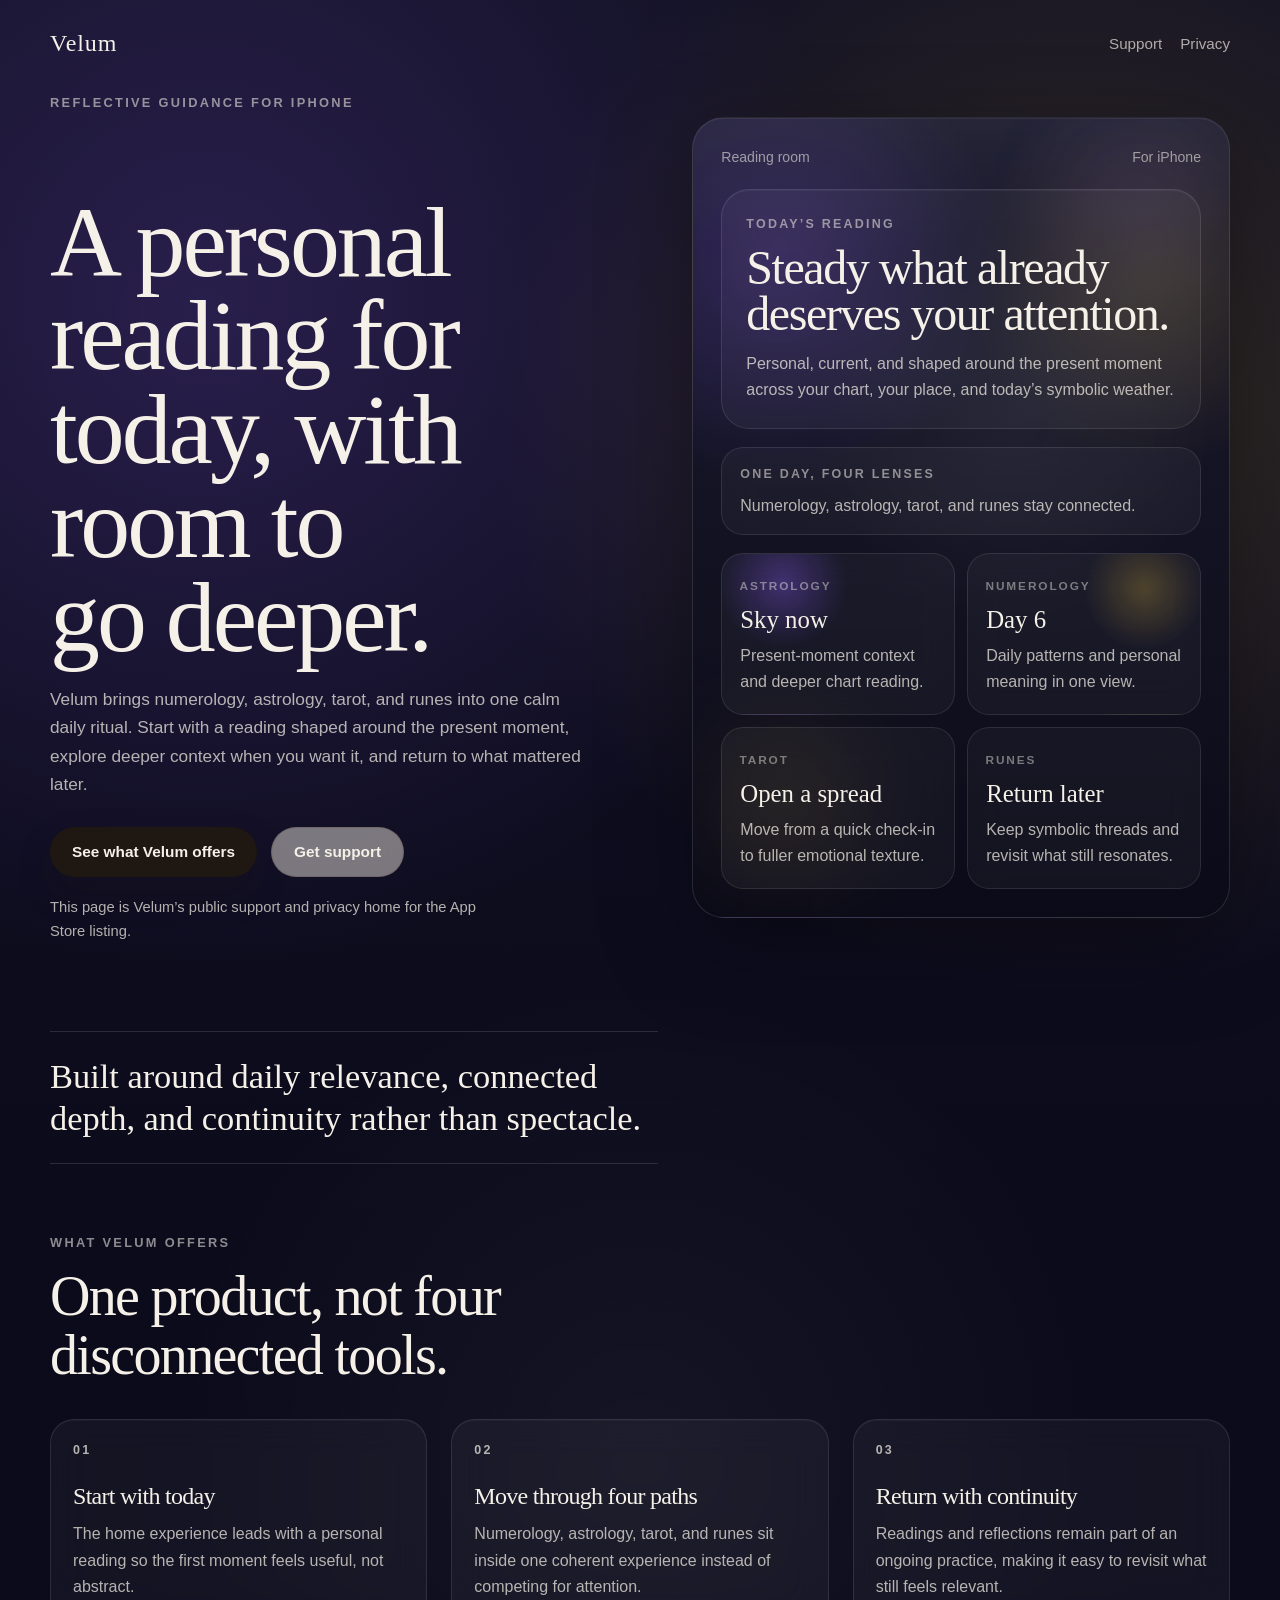
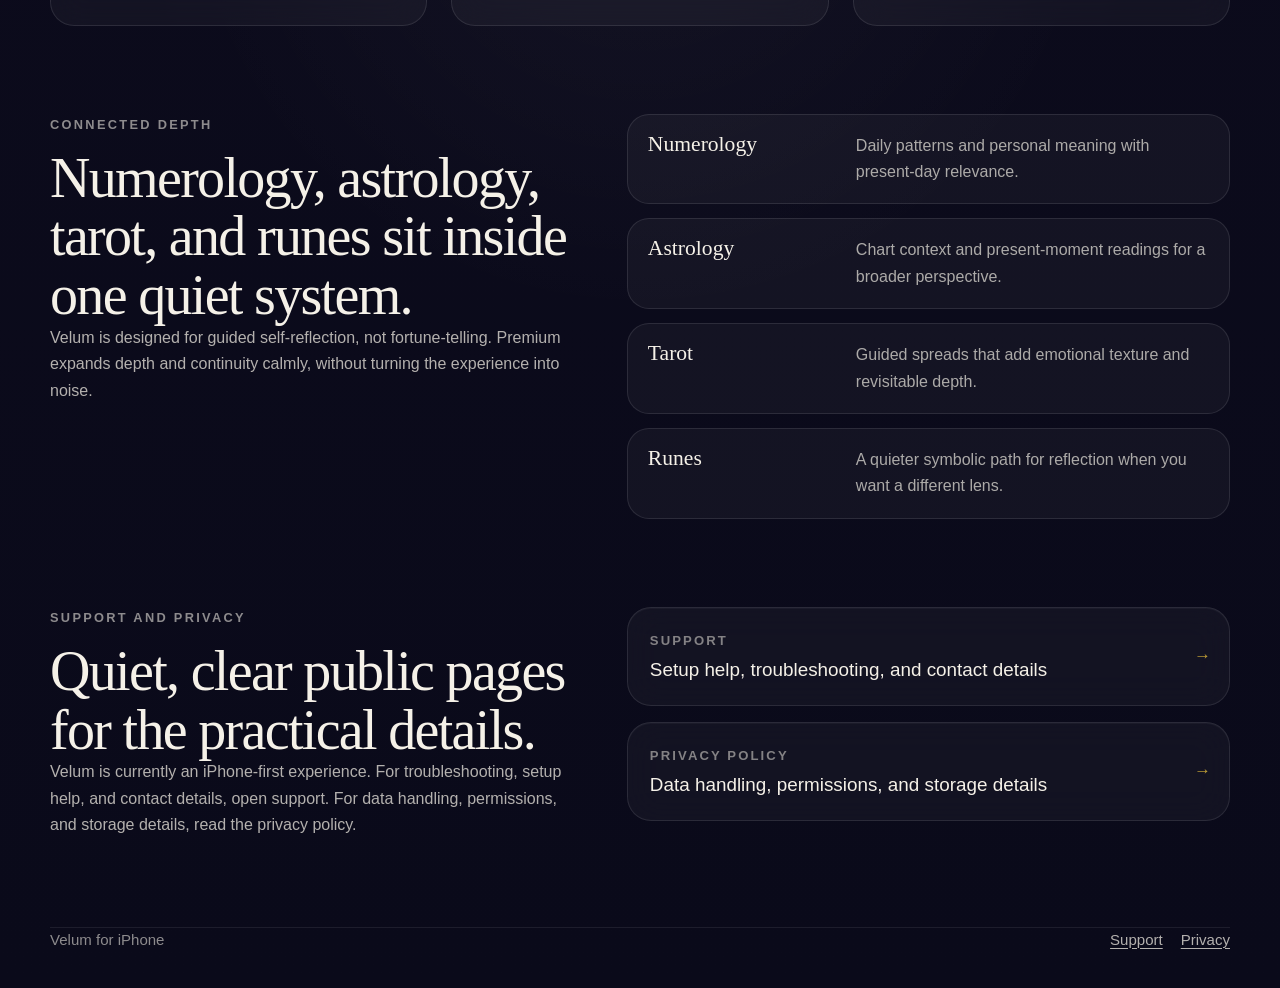
<file: index.html>
<!doctype html>
<html lang="en">
  <head>
    <meta charset="utf-8" />
    <meta name="viewport" content="width=device-width, initial-scale=1" />
    <title>Velum | Reflective guidance for iPhone</title>
    <meta
      name="description"
      content="Velum is a reflective guidance app for iPhone, bringing numerology, astrology, tarot, and runes into one calm daily ritual. Support and privacy pages are linked here."
    />
    <link rel="stylesheet" href="styles.css" />
  </head>
  <body class="landing-page">
    <header class="site-header">
      <a class="brandmark" href="./" aria-label="Velum home">Velum</a>
      <nav class="site-nav" aria-label="Primary">
        <a href="support/">Support</a>
        <a href="privacy/">Privacy</a>
      </nav>
    </header>

    <main>
      <section class="landing-hero">
        <div class="hero-copy">
          <p class="eyebrow">Reflective guidance for iPhone</p>
          <h1>A personal reading for today, with room to go deeper.</h1>
          <p class="hero-lede">
            Velum brings numerology, astrology, tarot, and runes into one calm
            daily ritual. Start with a reading shaped around the present
            moment, explore deeper context when you want it, and return to what
            mattered later.
          </p>
          <div class="hero-actions">
            <a class="button button--primary" href="#story"
              >See what Velum offers</a
            >
            <a class="button button--secondary" href="support/"
              >Get support</a
            >
          </div>
          <p class="hero-caption">
            This page is Velum&rsquo;s public support and privacy home for the
            App Store listing.
          </p>
        </div>

        <div class="hero-art" aria-hidden="true">
          <div class="hero-panel">
            <div class="hero-panel-head">
              <p class="hero-panel-room">Reading room</p>
              <p class="hero-panel-day">For iPhone</p>
            </div>
            <div class="hero-reading-card">
              <p class="hero-reading-kicker">Today&rsquo;s reading</p>
              <h2>Steady what already deserves your attention.</h2>
              <p class="hero-reading-body">
                Personal, current, and shaped around the present moment across
                your chart, your place, and today&rsquo;s symbolic weather.
              </p>
            </div>
            <div class="hero-path-band">
              <p class="hero-path-kicker">One day, four lenses</p>
              <p class="hero-path-title">
                Numerology, astrology, tarot, and runes stay connected.
              </p>
            </div>
            <div class="hero-path-grid">
              <article class="hero-path-card hero-path-card--violet">
                <span>Astrology</span>
                <strong>Sky now</strong>
                <p>Present-moment context and deeper chart reading.</p>
              </article>
              <article class="hero-path-card hero-path-card--gold">
                <span>Numerology</span>
                <strong>Day 6</strong>
                <p>Daily patterns and personal meaning in one view.</p>
              </article>
              <article class="hero-path-card hero-path-card--glass">
                <span>Tarot</span>
                <strong>Open a spread</strong>
                <p>Move from a quick check-in to fuller emotional texture.</p>
              </article>
              <article class="hero-path-card hero-path-card--glass">
                <span>Runes</span>
                <strong>Return later</strong>
                <p>Keep symbolic threads and revisit what still resonates.</p>
              </article>
            </div>
            <div class="hero-panel-orb hero-panel-orb--violet"></div>
            <div class="hero-panel-orb hero-panel-orb--gold"></div>
          </div>
        </div>
      </section>

      <section class="section section--intro">
        <p class="section-kicker">
          Built around daily relevance, connected depth, and continuity rather
          than spectacle.
        </p>
      </section>

      <section class="section section--story" id="story">
        <div class="section-heading">
          <p class="eyebrow">What Velum offers</p>
          <h2>One product, not four disconnected tools.</h2>
        </div>
        <div class="story-grid">
          <article class="story-step">
            <p class="story-number">01</p>
            <h3>Start with today</h3>
            <p>
              The home experience leads with a personal reading so the first
              moment feels useful, not abstract.
            </p>
          </article>
          <article class="story-step">
            <p class="story-number">02</p>
            <h3>Move through four paths</h3>
            <p>
              Numerology, astrology, tarot, and runes sit inside one coherent
              experience instead of competing for attention.
            </p>
          </article>
          <article class="story-step">
            <p class="story-number">03</p>
            <h3>Return with continuity</h3>
            <p>
              Readings and reflections remain part of an ongoing practice,
              making it easy to revisit what still feels relevant.
            </p>
          </article>
        </div>
      </section>

      <section class="section section--paths">
        <div class="paths-copy">
          <p class="eyebrow">Connected depth</p>
          <h2>
            Numerology, astrology, tarot, and runes sit inside one quiet
            system.
          </h2>
          <p>
            Velum is designed for guided self-reflection, not fortune-telling.
            Premium expands depth and continuity calmly, without turning the
            experience into noise.
          </p>
        </div>
        <ul class="path-list">
          <li>
            <span class="path-name">Numerology</span>
            <span class="path-note"
              >Daily patterns and personal meaning with present-day
              relevance.</span
            >
          </li>
          <li>
            <span class="path-name">Astrology</span>
            <span class="path-note"
              >Chart context and present-moment readings for a broader
              perspective.</span
            >
          </li>
          <li>
            <span class="path-name">Tarot</span>
            <span class="path-note"
              >Guided spreads that add emotional texture and revisitable
              depth.</span
            >
          </li>
          <li>
            <span class="path-name">Runes</span>
            <span class="path-note"
              >A quieter symbolic path for reflection when you want a different
              lens.</span
            >
          </li>
        </ul>
      </section>

      <section class="section section--support">
        <div class="support-copy">
          <p class="eyebrow">Support and privacy</p>
          <h2>Quiet, clear public pages for the practical details.</h2>
          <p>
            Velum is currently an iPhone-first experience. For troubleshooting,
            setup help, and contact details, open support. For data handling,
            permissions, and storage details, read the privacy policy.
          </p>
        </div>
        <div class="support-links">
          <a class="support-link" href="support/">
            <span class="support-link-label">Support</span>
            <strong>Setup help, troubleshooting, and contact details</strong>
          </a>
          <a class="support-link" href="privacy/">
            <span class="support-link-label">Privacy policy</span>
            <strong>Data handling, permissions, and storage details</strong>
          </a>
        </div>
      </section>
    </main>

    <footer class="site-footer">
      <p>Velum for iPhone</p>
      <div class="site-footer-links">
        <a href="support/">Support</a>
        <a href="privacy/">Privacy</a>
      </div>
    </footer>
  </body>
</html>
</file>
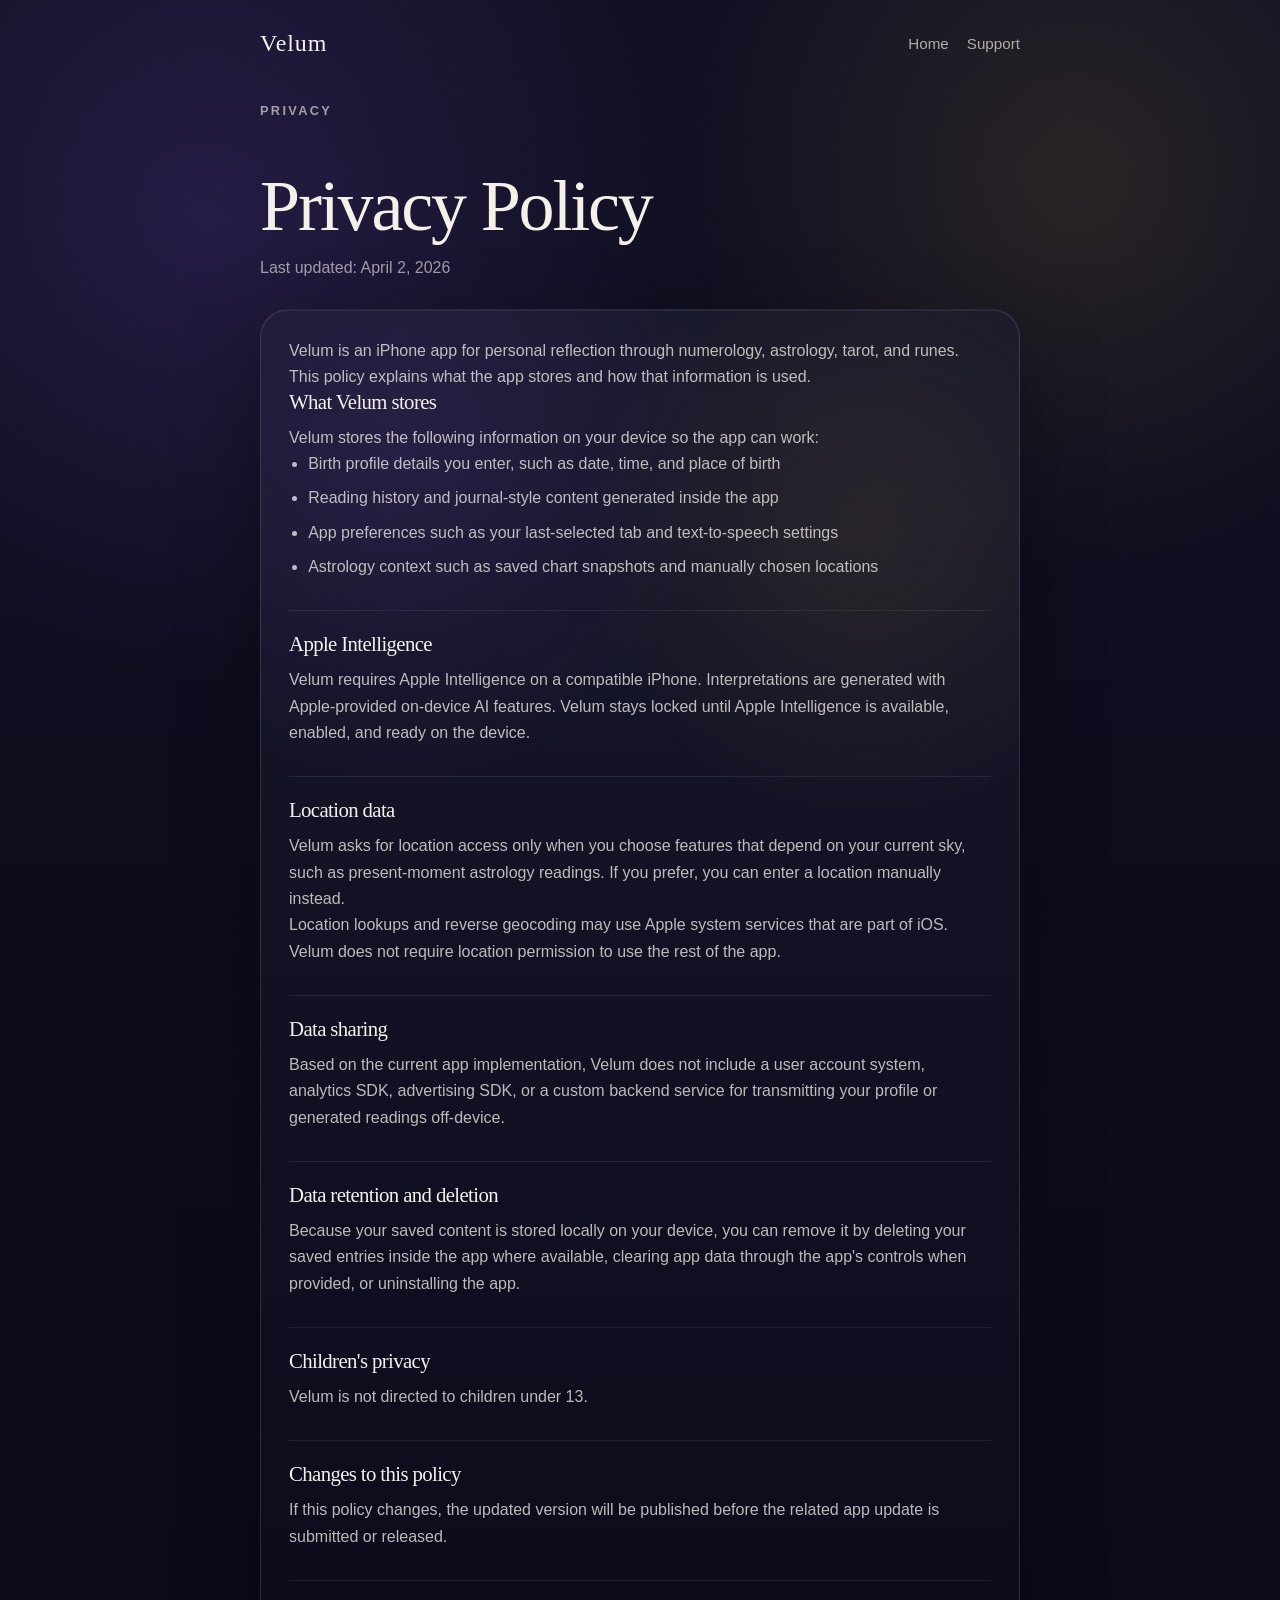
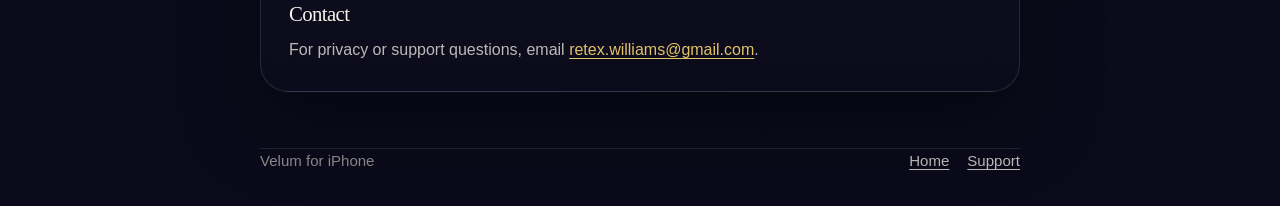
<file: privacy/index.html>
<!doctype html>
<html lang="en">
  <head>
    <meta charset="utf-8" />
    <meta name="viewport" content="width=device-width, initial-scale=1" />
    <title>Velum Privacy Policy</title>
    <meta
      name="description"
      content="Privacy Policy for the Velum iPhone app."
    />
    <link rel="stylesheet" href="../styles.css" />
  </head>
  <body class="document-page">
    <header class="site-header site-header--document">
      <a class="brandmark" href="../" aria-label="Velum home">Velum</a>
      <nav class="site-nav" aria-label="Secondary">
        <a href="../">Home</a>
        <a href="../support/">Support</a>
      </nav>
    </header>

    <main class="shell shell--narrow">
      <header class="hero hero--compact">
        <p class="eyebrow">Privacy</p>
        <h1>Privacy Policy</h1>
        <p class="meta">Last updated: April 2, 2026</p>
      </header>

      <article class="document">
        <p>
          Velum is an iPhone app for personal reflection through numerology,
          astrology, tarot, and runes. This policy explains what the app
          stores and how that information is used.
        </p>

        <h2>What Velum stores</h2>
        <p>
          Velum stores the following information on your device so the app can
          work:
        </p>
        <ul>
          <li>
            Birth profile details you enter, such as date, time, and place of
            birth
          </li>
          <li>Reading history and journal-style content generated inside the app</li>
          <li>
            App preferences such as your last-selected tab and text-to-speech
            settings
          </li>
          <li>
            Astrology context such as saved chart snapshots and manually chosen
            locations
          </li>
        </ul>

        <h2>Apple Intelligence</h2>
        <p>
          Velum requires Apple Intelligence on a compatible iPhone.
          Interpretations are generated with Apple-provided on-device AI
          features. Velum stays locked until Apple Intelligence is available,
          enabled, and ready on the device.
        </p>

        <h2>Location data</h2>
        <p>
          Velum asks for location access only when you choose features that
          depend on your current sky, such as present-moment astrology
          readings. If you prefer, you can enter a location manually instead.
        </p>
        <p>
          Location lookups and reverse geocoding may use Apple system services
          that are part of iOS. Velum does not require location permission to
          use the rest of the app.
        </p>

        <h2>Data sharing</h2>
        <p>
          Based on the current app implementation, Velum does not include a
          user account system, analytics SDK, advertising SDK, or a custom
          backend service for transmitting your profile or generated readings
          off-device.
        </p>

        <h2>Data retention and deletion</h2>
        <p>
          Because your saved content is stored locally on your device, you can
          remove it by deleting your saved entries inside the app where
          available, clearing app data through the app's controls when
          provided, or uninstalling the app.
        </p>

        <h2>Children's privacy</h2>
        <p>Velum is not directed to children under 13.</p>

        <h2>Changes to this policy</h2>
        <p>
          If this policy changes, the updated version will be published before
          the related app update is submitted or released.
        </p>

        <h2>Contact</h2>
        <p>
          For privacy or support questions, email
          <a href="mailto:retex.williams@gmail.com">retex.williams@gmail.com</a>.
        </p>
      </article>
    </main>

    <footer class="site-footer site-footer--document">
      <p>Velum for iPhone</p>
      <div class="site-footer-links">
        <a href="../">Home</a>
        <a href="../support/">Support</a>
      </div>
    </footer>
  </body>
</html>
</file>
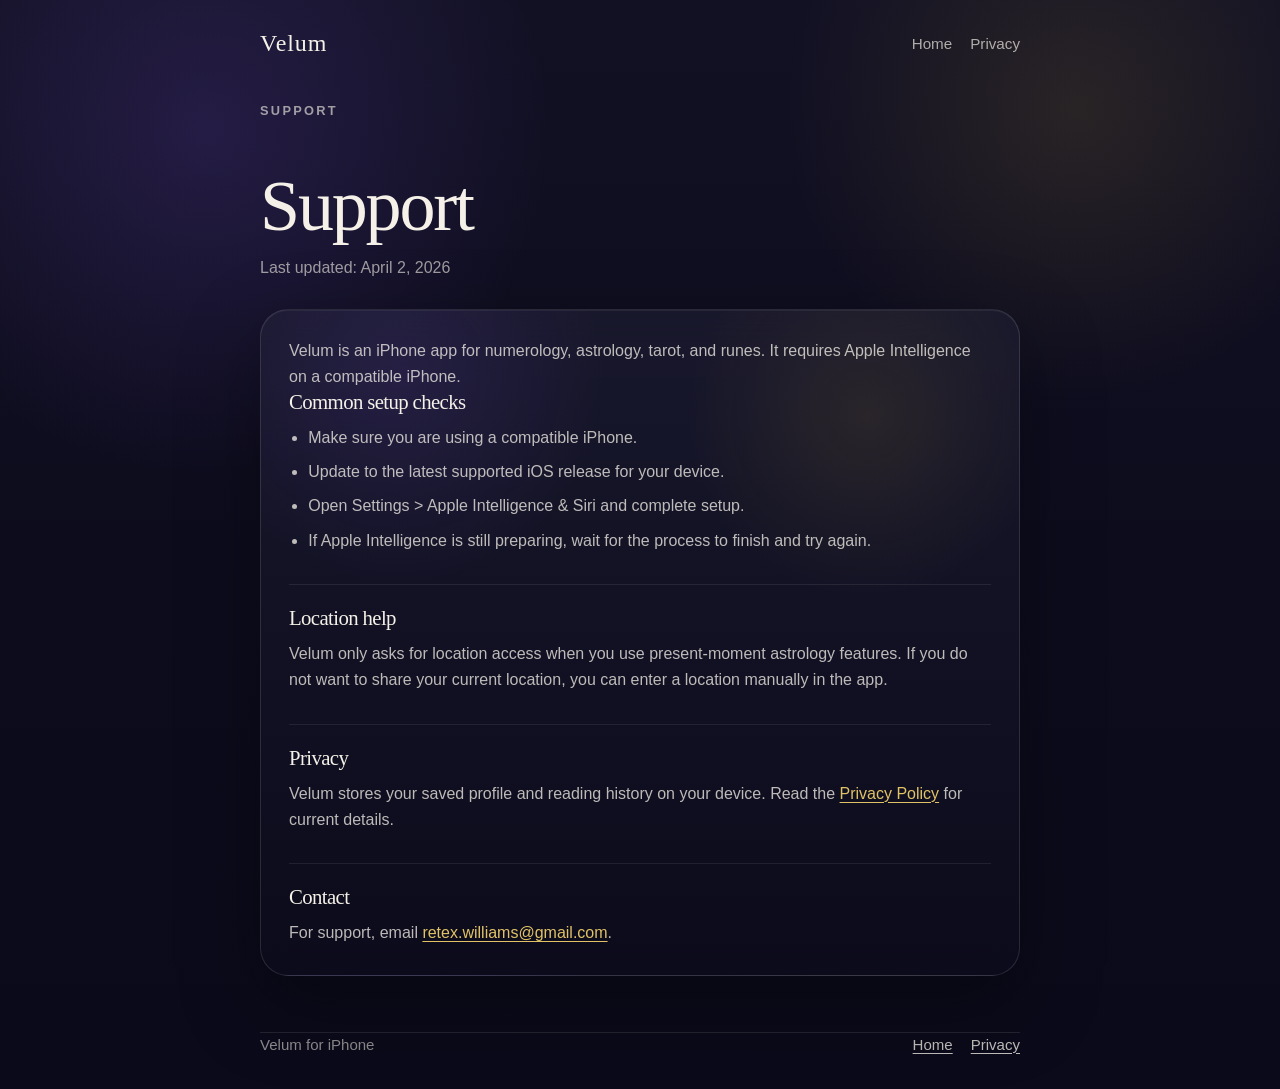
<file: support/index.html>
<!doctype html>
<html lang="en">
  <head>
    <meta charset="utf-8" />
    <meta name="viewport" content="width=device-width, initial-scale=1" />
    <title>Velum Support</title>
    <meta
      name="description"
      content="Support information for the Velum iPhone app."
    />
    <link rel="stylesheet" href="../styles.css" />
  </head>
  <body class="document-page">
    <header class="site-header site-header--document">
      <a class="brandmark" href="../" aria-label="Velum home">Velum</a>
      <nav class="site-nav" aria-label="Secondary">
        <a href="../">Home</a>
        <a href="../privacy/">Privacy</a>
      </nav>
    </header>

    <main class="shell shell--narrow">
      <header class="hero hero--compact">
        <p class="eyebrow">Support</p>
        <h1>Support</h1>
        <p class="meta">Last updated: April 2, 2026</p>
      </header>

      <article class="document">
        <p>
          Velum is an iPhone app for numerology, astrology, tarot, and runes.
          It requires Apple Intelligence on a compatible iPhone.
        </p>

        <h2>Common setup checks</h2>
        <ul>
          <li>Make sure you are using a compatible iPhone.</li>
          <li>Update to the latest supported iOS release for your device.</li>
          <li>Open Settings &gt; Apple Intelligence &amp; Siri and complete setup.</li>
          <li>
            If Apple Intelligence is still preparing, wait for the process to
            finish and try again.
          </li>
        </ul>

        <h2>Location help</h2>
        <p>
          Velum only asks for location access when you use present-moment
          astrology features. If you do not want to share your current
          location, you can enter a location manually in the app.
        </p>

        <h2>Privacy</h2>
        <p>
          Velum stores your saved profile and reading history on your device.
          Read the <a href="../privacy/">Privacy Policy</a> for current details.
        </p>

        <h2>Contact</h2>
        <p>
          For support, email
          <a href="mailto:retex.williams@gmail.com">retex.williams@gmail.com</a>.
        </p>
      </article>
    </main>

    <footer class="site-footer site-footer--document">
      <p>Velum for iPhone</p>
      <div class="site-footer-links">
        <a href="../">Home</a>
        <a href="../privacy/">Privacy</a>
      </div>
    </footer>
  </body>
</html>
</file>
<file: styles.css>
:root {
  color-scheme: light;
  --bg: #f5efe5;
  --bg-deep: #ebdfcf;
  --paper: rgba(255, 250, 243, 0.82);
  --paper-strong: #fbf6ee;
  --ink: #1f1711;
  --muted: #6d5f53;
  --line: rgba(74, 56, 40, 0.14);
  --line-strong: rgba(74, 56, 40, 0.24);
  --accent: #8f5b35;
  --accent-strong: #714321;
  --accent-soft: rgba(223, 190, 154, 0.36);
  --shadow: rgba(49, 31, 18, 0.12);
  --shadow-strong: rgba(49, 31, 18, 0.2);
  --serif: "Iowan Old Style", "Palatino Linotype", "Book Antiqua",
    "URW Palladio L", serif;
  --sans: "Avenir Next", "Segoe UI", "Helvetica Neue", Arial, sans-serif;
}

* {
  box-sizing: border-box;
}

html,
body {
  margin: 0;
  padding: 0;
  min-height: 100%;
}

body {
  background:
    radial-gradient(circle at top, rgba(255, 255, 255, 0.72), transparent 36%),
    linear-gradient(180deg, #f8f3eb 0%, var(--bg) 100%);
  color: var(--ink);
  font: 16px/1.65 var(--sans);
  text-rendering: optimizeLegibility;
  -webkit-font-smoothing: antialiased;
}

a {
  color: var(--accent);
  text-decoration-thickness: 1px;
  text-underline-offset: 0.18em;
}

h1,
h2,
h3 {
  font-family: var(--serif);
  font-weight: 400;
  line-height: 1.05;
  letter-spacing: -0.03em;
}

p,
ul,
ol {
  margin: 0;
}

.shell {
  width: min(960px, calc(100% - 32px));
  margin: 0 auto;
  padding: 48px 0 72px;
}

.shell--narrow {
  width: min(760px, calc(100% - 32px));
}

.hero {
  margin-bottom: 32px;
}

.hero--compact {
  margin-bottom: 24px;
}

.eyebrow {
  margin-bottom: 12px;
  color: var(--muted);
  font-size: 0.8rem;
  font-weight: 600;
  letter-spacing: 0.18em;
  text-transform: uppercase;
}

h1 {
  margin-bottom: 8px;
  font-size: clamp(2.2rem, 6vw, 4.2rem);
}

h2 {
  margin-top: 32px;
  margin-bottom: 12px;
  font-size: 1.45rem;
}

h3 {
  margin-bottom: 12px;
  font-size: 1.5rem;
}

.lede,
.meta {
  color: var(--muted);
  max-width: 42rem;
}

.card-grid {
  display: grid;
  grid-template-columns: repeat(auto-fit, minmax(260px, 1fr));
  gap: 18px;
}

.card,
.document {
  display: block;
  background: var(--paper-strong);
  border: 1px solid var(--line);
  border-radius: 24px;
  box-shadow: 0 20px 48px var(--shadow);
}

.card {
  padding: 24px;
  color: inherit;
  text-decoration: none;
  transition:
    transform 140ms ease,
    box-shadow 140ms ease,
    border-color 140ms ease;
}

.card:hover {
  transform: translateY(-2px);
  border-color: var(--accent);
  box-shadow: 0 24px 56px rgba(50, 32, 17, 0.16);
}

.card h2 {
  margin-top: 0;
}

.card span {
  display: inline-block;
  margin-top: 12px;
  color: var(--accent);
  font-weight: 700;
}

.document {
  padding: 28px;
}

.document p,
.document ul {
  margin-top: 0;
}

.document ul {
  padding-left: 1.2rem;
}

.document li + li {
  margin-top: 0.5rem;
}

.back-link {
  display: inline-block;
  margin-bottom: 12px;
}

.document-page {
  background:
    radial-gradient(circle at 16% 12%, rgba(139, 92, 246, 0.16), transparent 24%),
    radial-gradient(circle at 84% 10%, rgba(212, 175, 55, 0.12), transparent 20%),
    linear-gradient(180deg, #121124 0%, #0d0c1d 52%, #0a0a1a 100%);
  color: #f5f1e8;
  overflow-x: hidden;
}

.document-page a {
  color: #e1c366;
}

.document-page .site-header,
.document-page .site-footer {
  width: min(760px, calc(100% - 32px));
}

.site-header--document {
  padding-top: 24px;
}

.document-page .brandmark {
  color: #f5f1e8;
}

.document-page .site-nav a {
  color: rgba(245, 241, 232, 0.68);
}

.document-page .site-nav a:hover,
.document-page .site-nav a:focus-visible {
  color: #f5f1e8;
}

.document-page .shell,
.document-page .shell--narrow {
  width: min(760px, calc(100% - 32px));
  padding-top: 36px;
  padding-bottom: 56px;
}

.document-page .hero {
  margin-bottom: 28px;
}

.document-page .eyebrow,
.document-page .meta {
  color: rgba(245, 241, 232, 0.62);
}

.document-page h1,
.document-page h2,
.document-page h3 {
  color: #f5f1e8;
}

.document-page h1 {
  margin-bottom: 10px;
  font-size: clamp(2.6rem, 7vw, 4.5rem);
}

.document-page .document {
  border: 1px solid rgba(255, 255, 255, 0.12);
  border-radius: 28px;
  background:
    radial-gradient(circle at 80% 16%, rgba(212, 175, 55, 0.1), transparent 22%),
    radial-gradient(circle at 18% 10%, rgba(139, 92, 246, 0.12), transparent 24%),
    linear-gradient(180deg, rgba(26, 26, 46, 0.86), rgba(12, 11, 28, 0.9));
  box-shadow:
    inset 0 1px 0 rgba(255, 255, 255, 0.06),
    0 28px 80px rgba(0, 0, 0, 0.34);
  backdrop-filter: blur(18px);
}

.document-page .document h2 {
  margin-top: 30px;
  padding-top: 22px;
  border-top: 1px solid rgba(255, 255, 255, 0.08);
  font-size: 1.3rem;
}

.document-page .document h2:first-of-type {
  margin-top: 0;
  padding-top: 0;
  border-top: 0;
}

.document-page .document p,
.document-page .document li {
  color: rgba(245, 241, 232, 0.76);
}

.document-page .document strong {
  color: #f5f1e8;
}

.document-page .site-footer {
  padding-bottom: 32px;
  border-top-color: rgba(255, 255, 255, 0.1);
}

.document-page .site-footer a {
  color: rgba(245, 241, 232, 0.78);
}

.landing-page {
  background:
    radial-gradient(circle at 16% 12%, rgba(139, 92, 246, 0.2), transparent 26%),
    radial-gradient(circle at 84% 16%, rgba(212, 175, 55, 0.18), transparent 24%),
    radial-gradient(circle at 50% 56%, rgba(255, 255, 255, 0.04), transparent 30%),
    linear-gradient(180deg, #121124 0%, #0c0b1c 48%, #0a0a1a 100%);
  color: #f5f1e8;
  overflow-x: hidden;
}

.landing-page a {
  color: #f5f1e8;
}

.site-header,
.landing-hero,
.section,
.site-footer {
  width: min(1180px, calc(100% - 40px));
  margin: 0 auto;
}

.site-header {
  display: flex;
  align-items: center;
  justify-content: space-between;
  gap: 24px;
  padding: 24px 0 0;
}

.brandmark {
  color: #f5f1e8;
  font-family: var(--serif);
  font-size: 1.5rem;
  letter-spacing: 0.04em;
  text-decoration: none;
}

.site-nav {
  display: flex;
  align-items: center;
  gap: 18px;
}

.site-nav a {
  color: rgba(245, 241, 232, 0.68);
  font-size: 0.95rem;
  text-decoration: none;
  transition: color 160ms ease;
}

.site-nav a:hover,
.site-nav a:focus-visible {
  color: #f5f1e8;
}

.landing-hero {
  display: grid;
  grid-template-columns: minmax(0, 1.05fr) minmax(320px, 0.95fr);
  align-items: center;
  gap: 48px;
  min-height: clamp(680px, 84svh, 880px);
  padding: 28px 0 88px;
}

.hero-copy {
  max-width: 37rem;
  min-width: 0;
}

.landing-page h1 {
  margin-bottom: 20px;
  font-size: clamp(3.4rem, 7.8vw, 6.5rem);
  line-height: 0.94;
  max-width: 11ch;
  color: #f5f1e8;
  text-wrap: balance;
}

.hero-lede,
.hero-caption,
.paths-copy p,
.support-copy p,
.story-step p {
  color: rgba(245, 241, 232, 0.72);
}

.hero-lede {
  max-width: 34rem;
  font-size: 1.08rem;
}

.hero-caption {
  max-width: 28rem;
  font-size: 0.92rem;
}

.hero-actions {
  display: flex;
  flex-wrap: wrap;
  gap: 14px;
  margin: 28px 0 18px;
}

.button {
  display: inline-flex;
  align-items: center;
  justify-content: center;
  min-height: 50px;
  padding: 0 22px;
  border-radius: 999px;
  font-size: 0.96rem;
  font-weight: 600;
  text-decoration: none;
  transition:
    transform 180ms ease,
    box-shadow 180ms ease,
    background-color 180ms ease,
    border-color 180ms ease,
    color 180ms ease;
}

.button:hover,
.button:focus-visible {
  transform: translateY(-1px);
}

.button--primary {
  background: var(--ink);
  color: #f8f1e7;
  box-shadow: 0 16px 36px rgba(31, 23, 17, 0.18);
}

.button--primary:hover,
.button--primary:focus-visible {
  box-shadow: 0 20px 42px rgba(31, 23, 17, 0.24);
}

.button--secondary {
  border: 1px solid var(--line-strong);
  color: var(--ink);
  background: rgba(255, 248, 238, 0.45);
  backdrop-filter: blur(10px);
}

.button--secondary:hover,
.button--secondary:focus-visible {
  border-color: rgba(255, 255, 255, 0.28);
  background: rgba(255, 255, 255, 0.08);
}

.hero-art {
  display: flex;
  justify-content: flex-end;
}

.hero-panel {
  position: relative;
  width: min(100%, 540px);
  padding: 28px;
  border: 1px solid rgba(255, 255, 255, 0.12);
  border-radius: 32px;
  background:
    radial-gradient(circle at 16% 18%, rgba(139, 92, 246, 0.24), transparent 28%),
    radial-gradient(circle at 86% 20%, rgba(212, 175, 55, 0.18), transparent 24%),
    linear-gradient(180deg, rgba(26, 26, 46, 0.95), rgba(11, 11, 24, 0.96));
  box-shadow:
    inset 0 1px 0 rgba(255, 255, 255, 0.06),
    0 28px 90px rgba(0, 0, 0, 0.36);
  overflow: hidden;
  backdrop-filter: blur(20px);
}

.hero-panel::before {
  content: "";
  position: absolute;
  inset: 0;
  background:
    linear-gradient(180deg, rgba(255, 255, 255, 0.05), transparent 16%),
    radial-gradient(circle at 60% 38%, rgba(255, 255, 255, 0.05), transparent 34%);
  pointer-events: none;
}

.hero-panel-head {
  position: relative;
  display: flex;
  align-items: baseline;
  justify-content: space-between;
  gap: 16px;
  margin-bottom: 20px;
  z-index: 1;
}

.hero-panel-room,
.hero-panel-day {
  color: rgba(245, 241, 232, 0.58);
  font-size: 0.88rem;
}

.hero-reading-card,
.hero-path-band,
.hero-path-card {
  position: relative;
  z-index: 1;
  border: 1px solid rgba(255, 255, 255, 0.1);
  background: rgba(255, 255, 255, 0.04);
  backdrop-filter: blur(16px);
}

.hero-reading-card {
  margin-bottom: 18px;
  padding: 24px;
  border-radius: 28px;
  box-shadow: inset 0 1px 0 rgba(255, 255, 255, 0.05);
}

.hero-reading-kicker,
.hero-path-kicker {
  margin-bottom: 10px;
  color: rgba(245, 241, 232, 0.54);
  font-size: 0.78rem;
  font-weight: 700;
  letter-spacing: 0.18em;
  text-transform: uppercase;
}

.hero-reading-card h2 {
  margin: 0 0 14px;
  font-size: clamp(2rem, 4vw, 3rem);
  line-height: 0.96;
  color: #f5f1e8;
}

.hero-reading-body,
.hero-path-title,
.hero-path-card p {
  color: rgba(245, 241, 232, 0.72);
}

.hero-path-band {
  margin-bottom: 18px;
  padding: 16px 18px;
  border-radius: 22px;
}

.hero-path-title {
  font-family: var(--sans);
  font-size: 1rem;
  line-height: 1.45;
}

.hero-path-grid {
  position: relative;
  z-index: 1;
  display: grid;
  grid-template-columns: repeat(2, minmax(0, 1fr));
  gap: 12px;
}

.hero-path-card {
  min-height: 156px;
  padding: 18px;
  border-radius: 22px;
}

.hero-path-card span {
  display: inline-block;
  margin-bottom: 12px;
  color: rgba(245, 241, 232, 0.45);
  font-size: 0.74rem;
  font-weight: 700;
  letter-spacing: 0.16em;
  text-transform: uppercase;
}

.hero-path-card strong {
  display: block;
  margin-bottom: 10px;
  font-family: var(--serif);
  font-size: 1.55rem;
  font-weight: 400;
  line-height: 1;
  color: #f5f1e8;
}

.hero-path-card--violet {
  background:
    radial-gradient(circle at 26% 18%, rgba(139, 92, 246, 0.34), transparent 30%),
    rgba(255, 255, 255, 0.04);
}

.hero-path-card--gold {
  background:
    radial-gradient(circle at 76% 22%, rgba(212, 175, 55, 0.28), transparent 28%),
    rgba(255, 255, 255, 0.04);
}

.hero-panel-orb {
  position: absolute;
  border-radius: 999px;
  filter: blur(54px);
  opacity: 0.38;
  pointer-events: none;
}

.hero-panel-orb--violet {
  top: 26px;
  right: 34px;
  width: 112px;
  height: 112px;
  background: rgba(139, 92, 246, 0.52);
}

.hero-panel-orb--gold {
  bottom: 50px;
  left: 26px;
  width: 128px;
  height: 128px;
  background: rgba(212, 175, 55, 0.38);
}

.section {
  padding-bottom: 88px;
}

.section--intro {
  padding-bottom: 68px;
}

.section-kicker {
  max-width: 38rem;
  padding: 24px 0;
  border-top: 1px solid rgba(255, 255, 255, 0.12);
  border-bottom: 1px solid rgba(255, 255, 255, 0.12);
  color: #f5f1e8;
  font-family: var(--serif);
  font-size: clamp(1.45rem, 3vw, 2.15rem);
  line-height: 1.2;
}

.section-heading {
  max-width: 40rem;
  margin-bottom: 34px;
}

.section-heading h2,
.paths-copy h2,
.support-copy h2 {
  margin: 0;
  color: #f5f1e8;
  font-size: clamp(2.2rem, 4.8vw, 3.5rem);
}

.section-heading .eyebrow,
.paths-copy .eyebrow,
.support-copy .eyebrow,
.landing-page .eyebrow {
  margin-bottom: 14px;
  color: rgba(245, 241, 232, 0.56);
}

.story-grid {
  display: grid;
  grid-template-columns: repeat(3, minmax(0, 1fr));
  gap: 24px;
}

.story-step,
.support-link {
  border: 1px solid rgba(255, 255, 255, 0.1);
  background: rgba(255, 255, 255, 0.04);
  backdrop-filter: blur(18px);
  box-shadow: inset 0 1px 0 rgba(255, 255, 255, 0.03);
}

.story-step {
  padding: 20px 22px 24px;
  border-radius: 24px;
}

.story-number {
  margin-bottom: 14px;
  color: rgba(212, 175, 55, 0.86);
  font-size: 0.78rem;
  font-weight: 700;
  letter-spacing: 0.18em;
  text-transform: uppercase;
}

.story-step h3,
.path-name,
.support-link strong {
  color: #f5f1e8;
}

.section--paths,
.section--support {
  display: grid;
  grid-template-columns: minmax(0, 0.94fr) minmax(0, 1.06fr);
  align-items: start;
  gap: 42px;
}

.paths-copy,
.support-copy {
  max-width: 34rem;
  min-width: 0;
}

.path-list {
  margin: 0;
  padding: 0;
  list-style: none;
  display: grid;
  gap: 14px;
}

.path-list li {
  display: grid;
  grid-template-columns: minmax(150px, 190px) 1fr;
  gap: 18px;
  padding: 18px 20px;
  border: 1px solid rgba(255, 255, 255, 0.1);
  border-radius: 22px;
  background: rgba(255, 255, 255, 0.04);
}

.path-name {
  font-family: var(--serif);
  font-size: 1.35rem;
  line-height: 1.1;
}

.path-note {
  color: rgba(245, 241, 232, 0.68);
}

.support-links {
  display: grid;
  gap: 16px;
}

.support-link {
  position: relative;
  display: grid;
  gap: 6px;
  padding: 22px 52px 22px 22px;
  border-radius: 24px;
  color: #f5f1e8;
  text-decoration: none;
  transition:
    transform 180ms ease,
    color 180ms ease;
}

.support-link::after {
  content: "\2192";
  position: absolute;
  top: 50%;
  right: 18px;
  color: rgba(212, 175, 55, 0.9);
  font-size: 1.05rem;
  transform: translateY(-50%);
  transition: transform 180ms ease;
}

.support-link:hover,
.support-link:focus-visible {
  transform: translateX(4px);
  border-color: rgba(212, 175, 55, 0.22);
}

.support-link:hover::after,
.support-link:focus-visible::after {
  transform: translate(4px, -50%);
}

.support-link-label {
  color: rgba(245, 241, 232, 0.5);
  font-size: 0.82rem;
  font-weight: 700;
  letter-spacing: 0.16em;
  text-transform: uppercase;
}

.support-link strong {
  font-size: 1.18rem;
  font-weight: 500;
  line-height: 1.35;
}

.site-footer {
  display: flex;
  align-items: center;
  justify-content: space-between;
  gap: 16px;
  padding: 0 0 36px;
  color: rgba(245, 241, 232, 0.56);
  font-size: 0.94rem;
  border-top: 1px solid rgba(255, 255, 255, 0.08);
}

.site-footer-links {
  display: flex;
  align-items: center;
  gap: 18px;
}

.site-footer a {
  color: rgba(245, 241, 232, 0.72);
}

@media (max-width: 960px) {
  .landing-hero,
  .section--paths,
  .section--support {
    grid-template-columns: 1fr;
  }

  .landing-hero {
    min-height: auto;
    padding-bottom: 72px;
  }

  .hero-panel {
    margin: 0 auto;
  }

  .story-grid {
    grid-template-columns: 1fr;
  }

  .path-list li {
    grid-template-columns: 1fr;
    gap: 8px;
  }
}

@media (max-width: 640px) {
  .shell,
  .shell--narrow,
  .site-header,
  .landing-hero,
  .section,
  .site-footer {
    width: min(1180px, calc(100% - 24px));
  }

  .shell,
  .shell--narrow {
    padding-top: 28px;
    padding-bottom: 40px;
  }

  .site-header {
    padding-top: 18px;
    flex-direction: column;
    align-items: flex-start;
  }

  .site-nav {
    gap: 14px;
  }

  .landing-hero {
    gap: 36px;
    padding-top: 20px;
    padding-bottom: 56px;
  }

  .landing-page h1 {
    max-width: 10ch;
    font-size: clamp(2.2rem, 10.5vw, 3.2rem);
    line-height: 1;
  }

  .hero-copy,
  .hero-lede,
  .hero-caption {
    max-width: 100%;
  }

  .hero-lede {
    font-size: 1rem;
    overflow-wrap: anywhere;
  }

  .hero-actions {
    flex-direction: column;
    align-items: stretch;
  }

  .button {
    width: 100%;
  }

  .hero-panel {
    width: min(100%, 420px);
  }

  .section {
    padding-bottom: 64px;
  }

  .section--intro {
    padding-bottom: 52px;
  }

  .section-kicker {
    padding: 18px 0;
  }

  .document,
  .card {
    border-radius: 18px;
  }

  .hero-panel {
    padding: 22px;
    border-radius: 28px;
  }

  .hero-reading-card {
    padding: 20px;
    border-radius: 24px;
  }

  .hero-reading-card h2 {
    font-size: clamp(1.8rem, 8vw, 2.4rem);
  }

  .hero-path-grid {
    grid-template-columns: 1fr;
  }

  .hero-path-card {
    min-height: auto;
  }

  .path-list li {
    padding: 16px 18px;
  }

  .site-footer {
    flex-direction: column;
    align-items: flex-start;
    padding-bottom: 28px;
  }

  .document-page .site-header,
  .document-page .site-footer,
  .document-page .shell,
  .document-page .shell--narrow {
    width: calc(100% - 24px);
  }

  .document-page .shell,
  .document-page .shell--narrow {
    padding-top: 26px;
    padding-bottom: 42px;
  }

  .document-page .document {
    border-radius: 22px;
  }
}

@media (prefers-reduced-motion: reduce) {
  *,
  *::before,
  *::after {
    animation-duration: 0.01ms !important;
    animation-iteration-count: 1 !important;
    transition-duration: 0.01ms !important;
    scroll-behavior: auto !important;
  }
}
</file>
